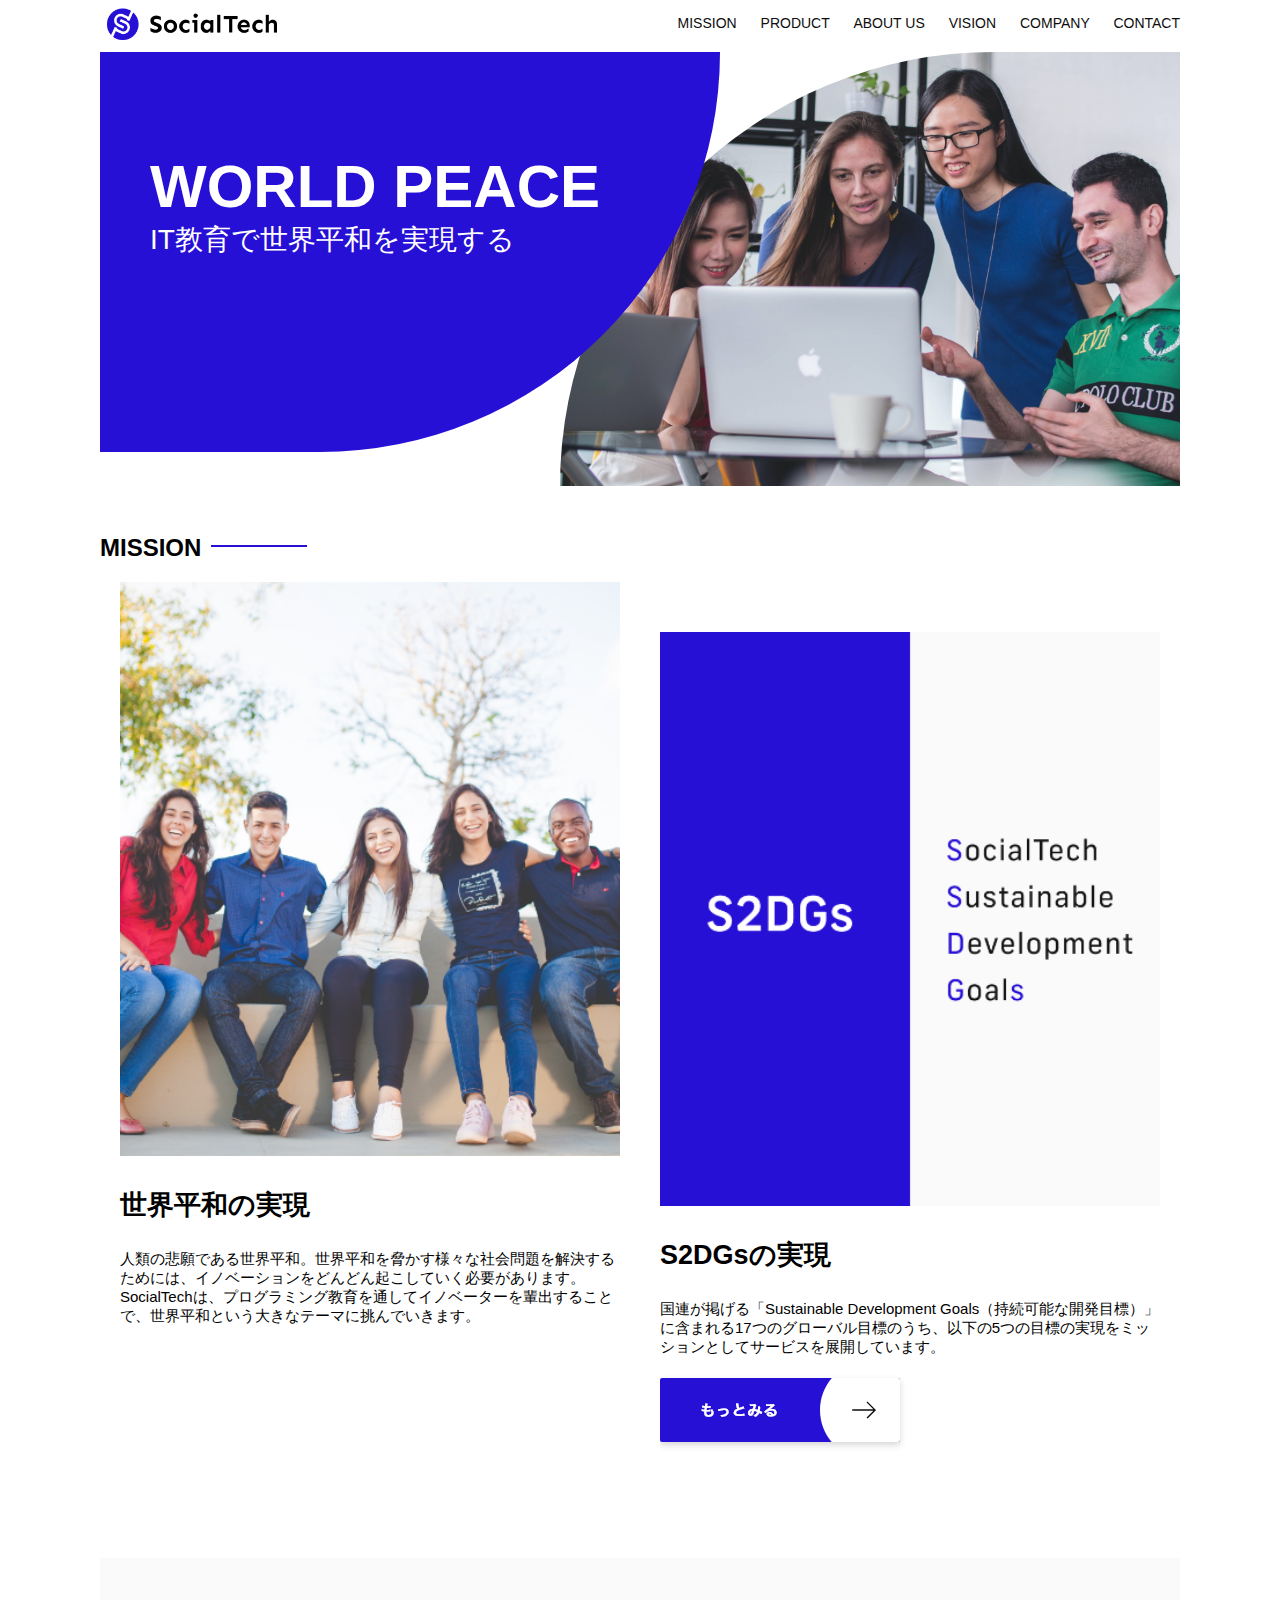
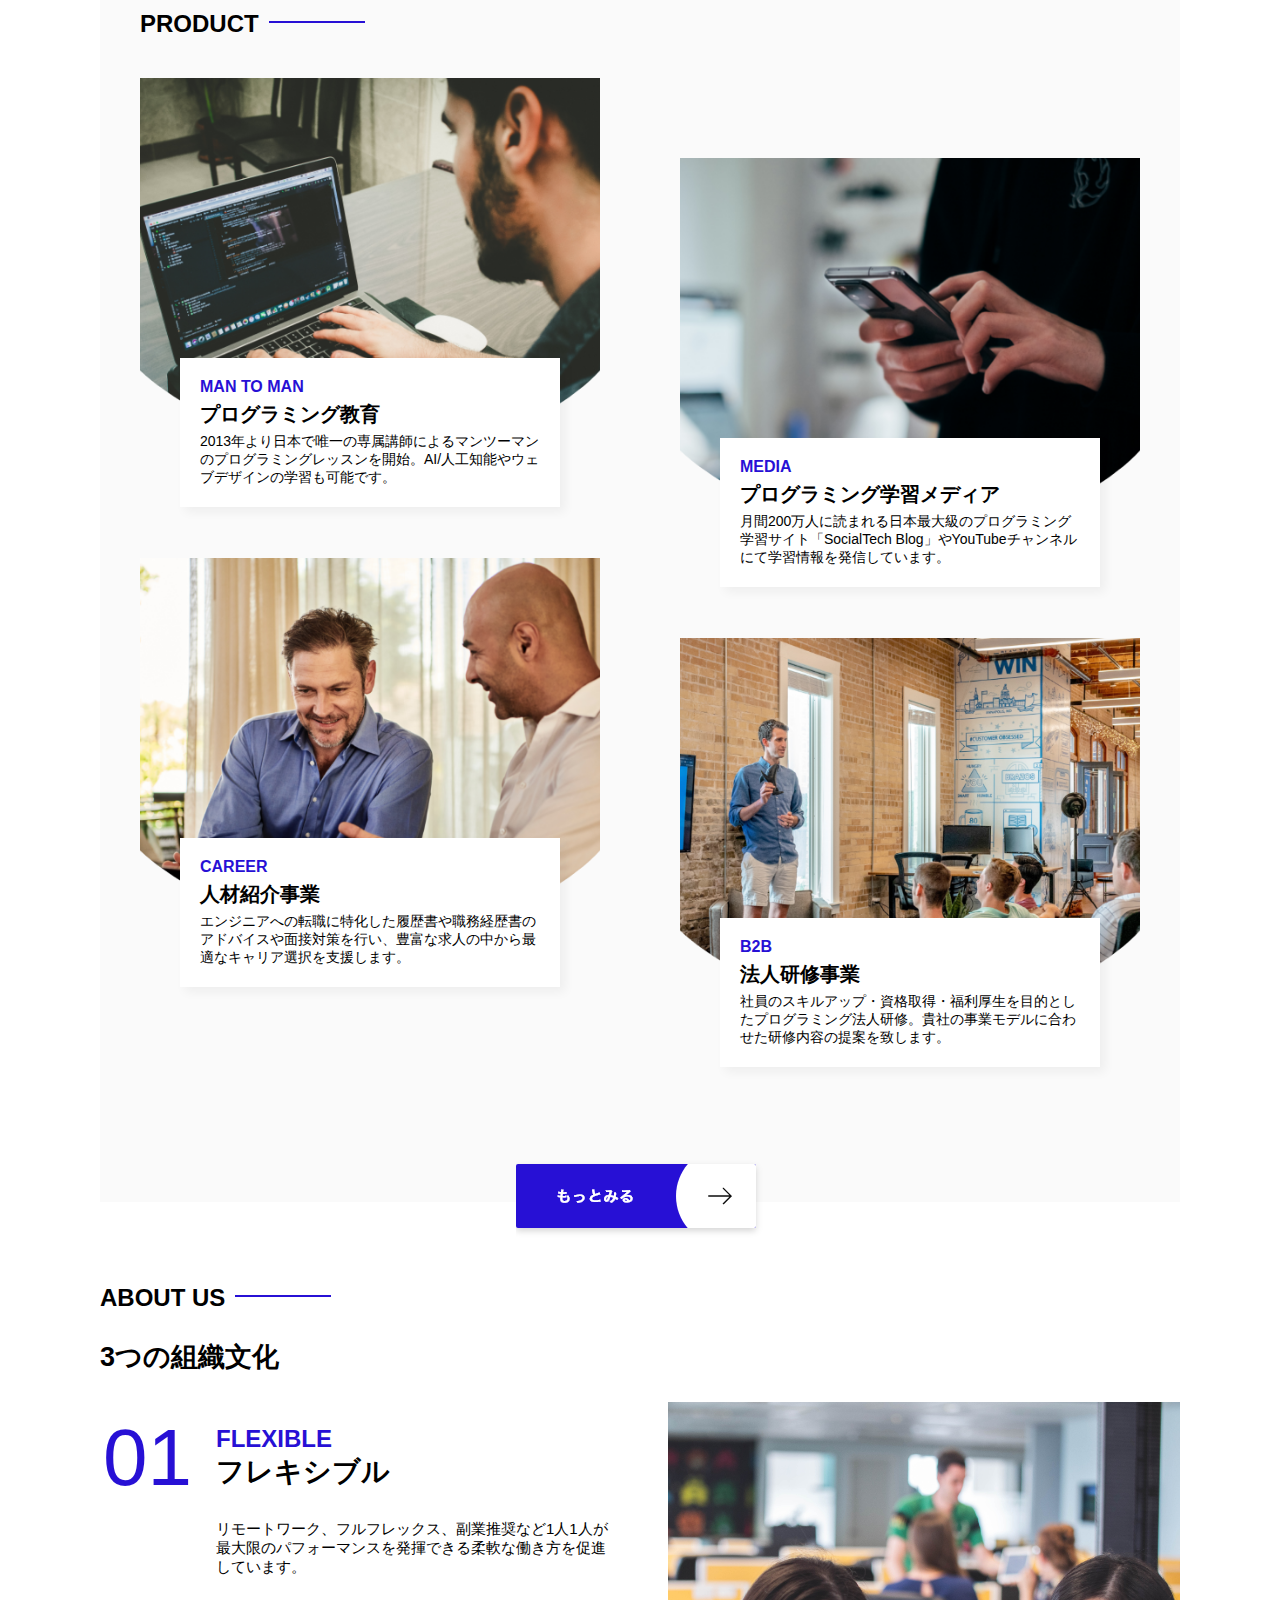
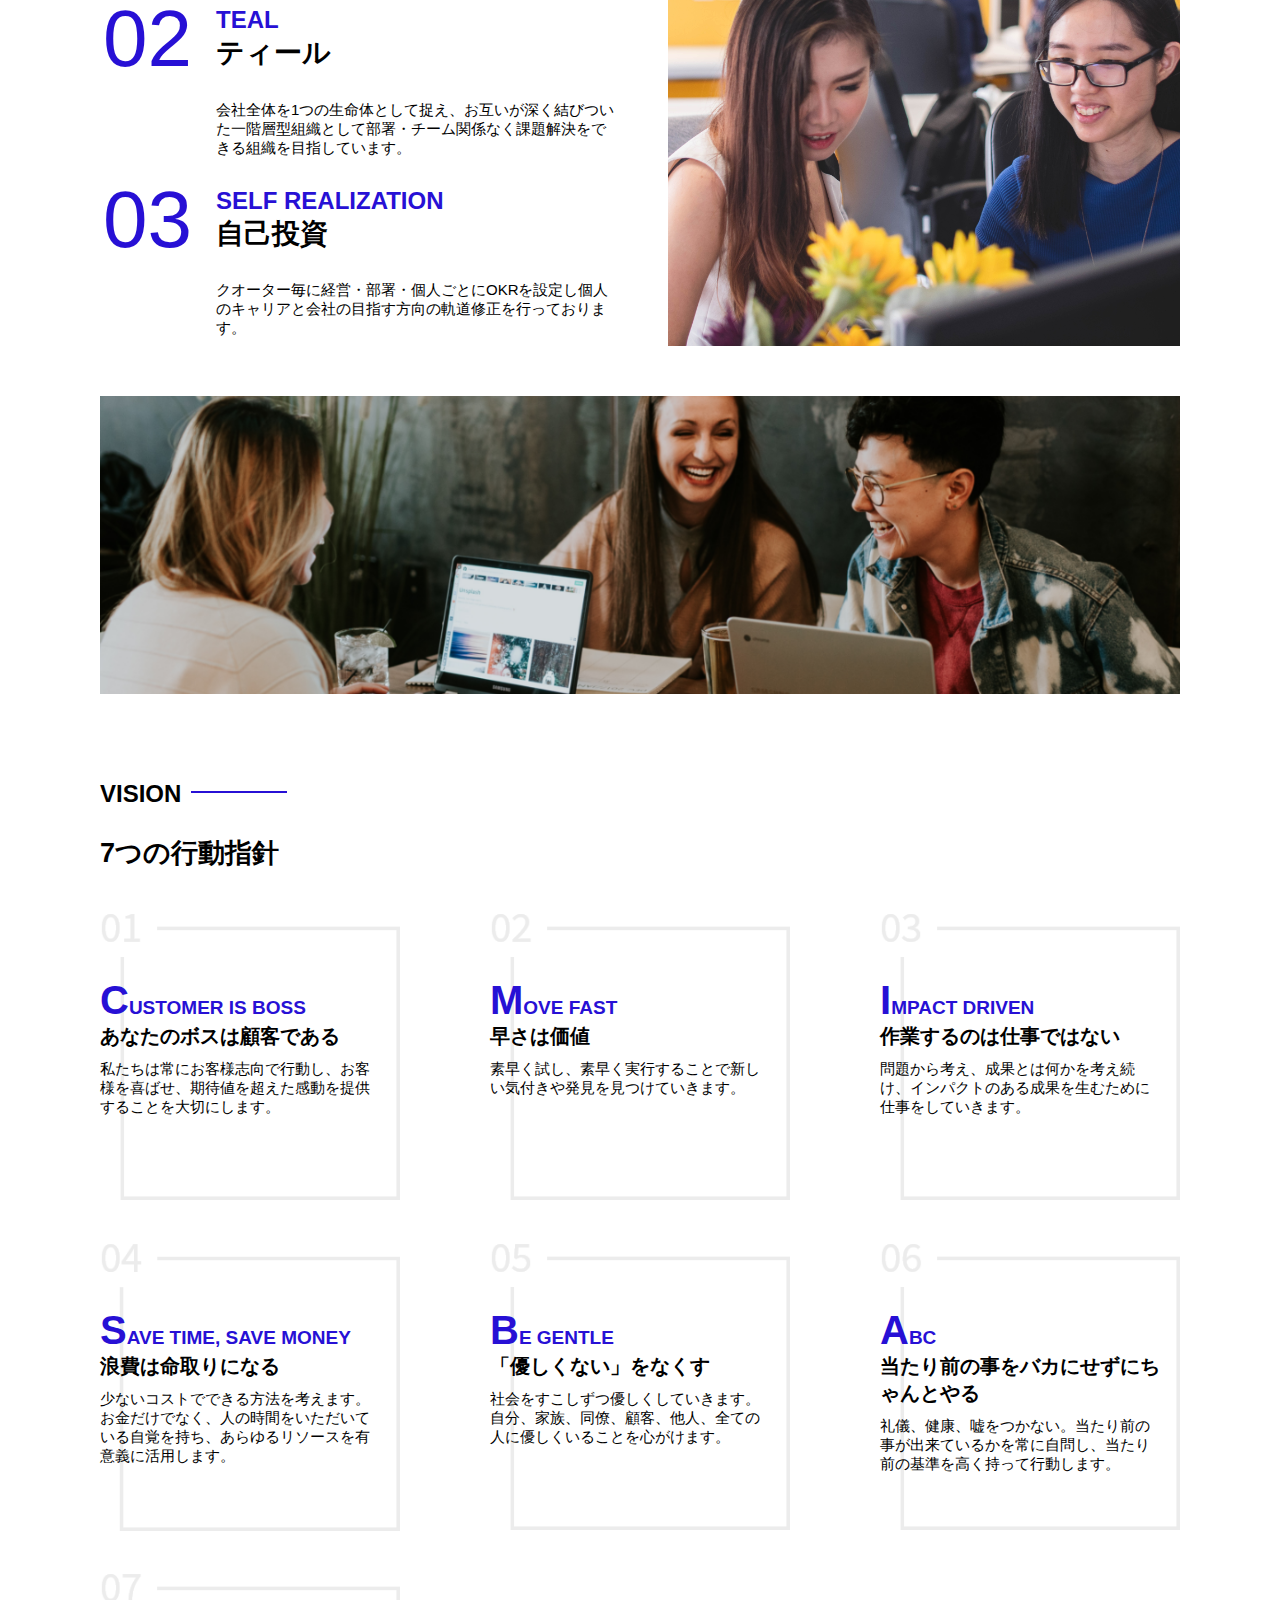
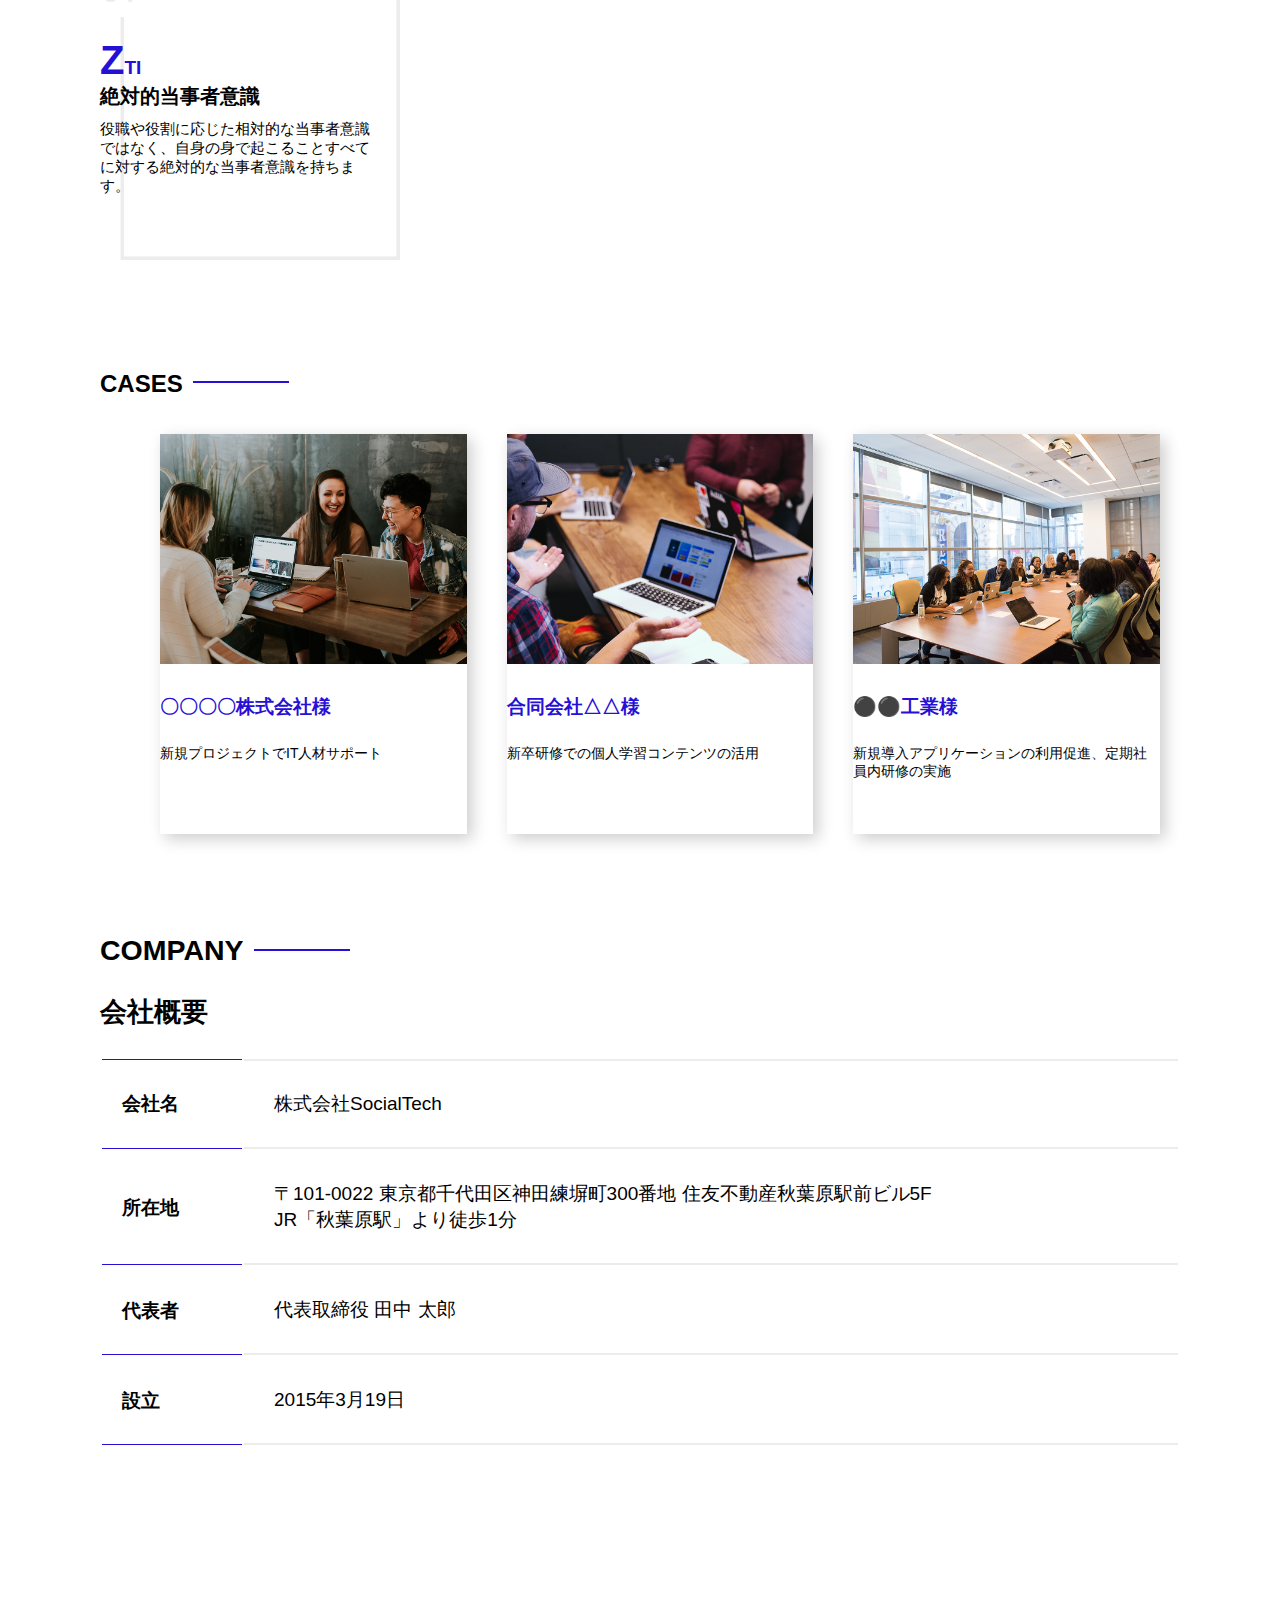
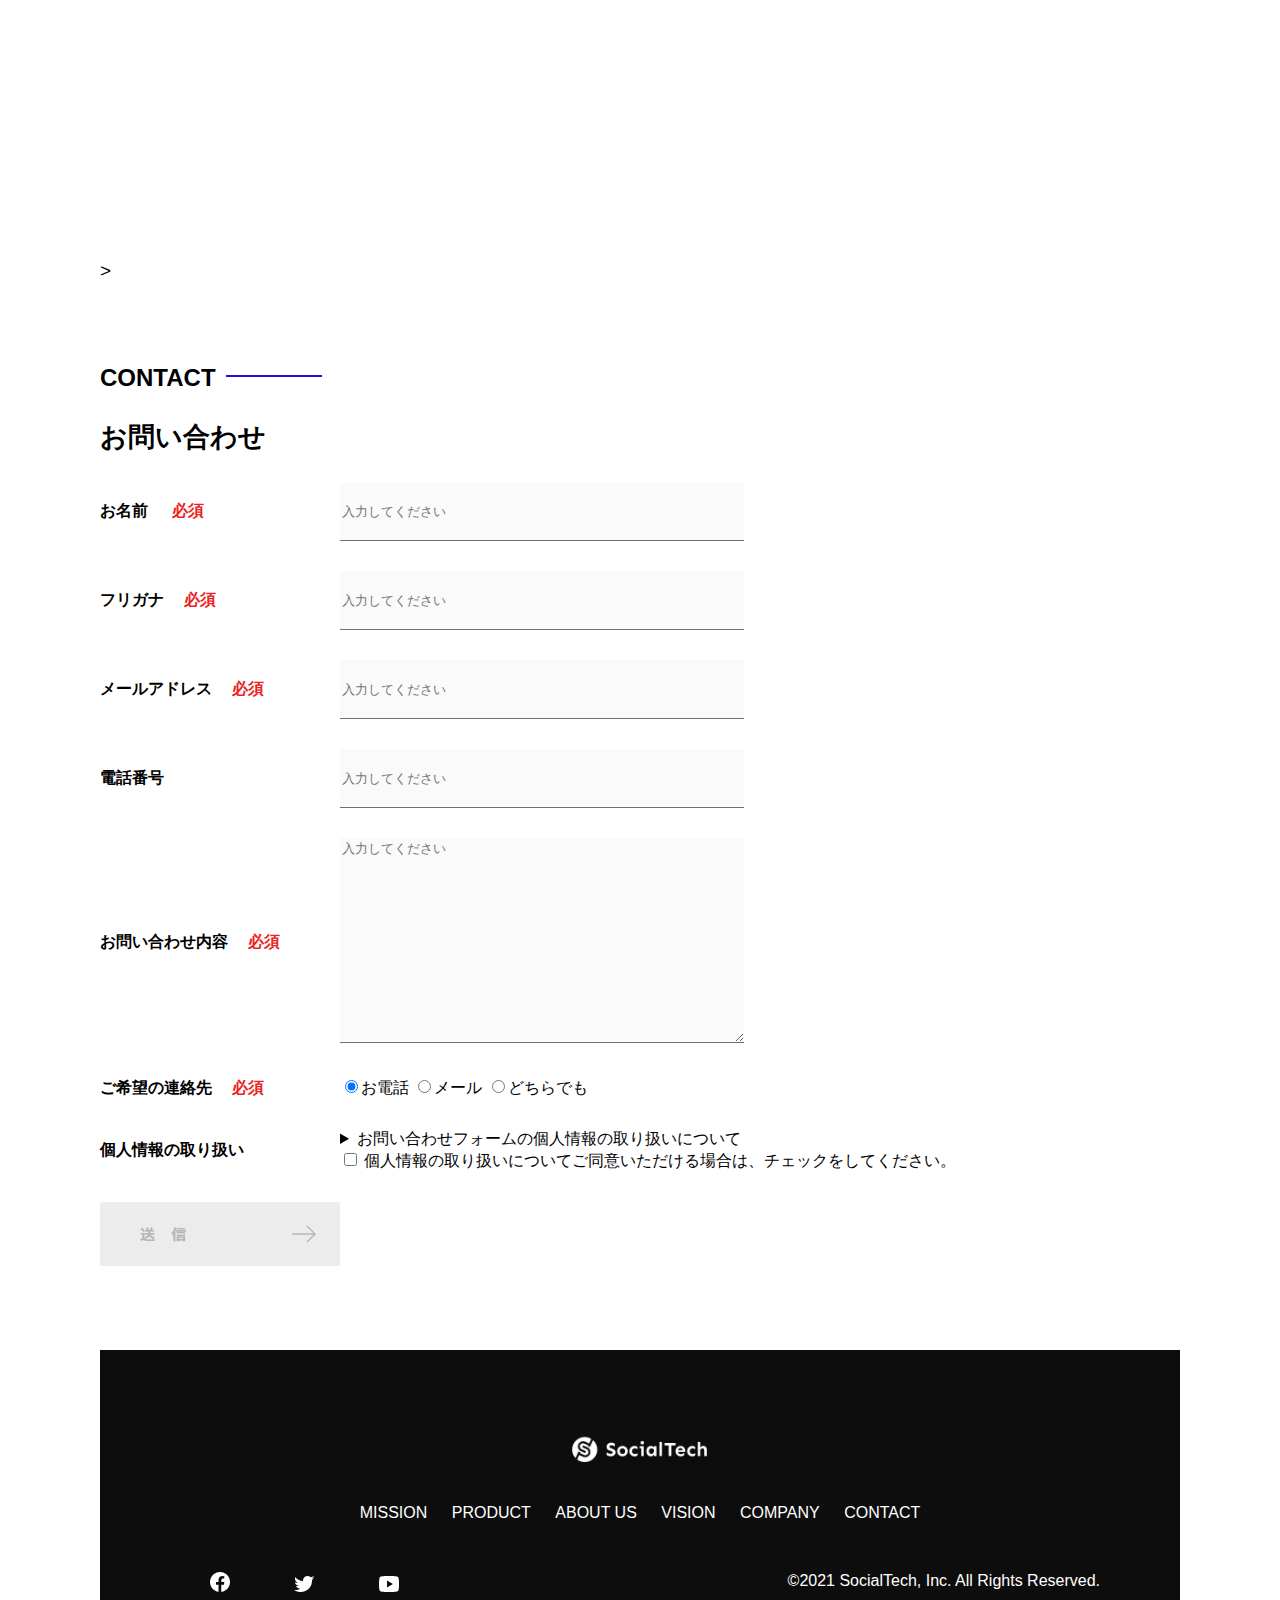
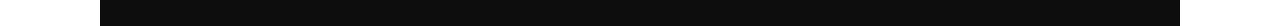
<file: kadai-tutorial_output/index.html>
<!DOCTYPE html>
<html>
    <head>
        <title>SocialTech</title>
        <meta charset="utf-8">
        <meta name="description" content="SocialTechはEdTech業界のリーディングカンパニーを目指します。">
        <meta name="viewport" content="width=device-width, initial-scale=1.0">
        <link rel="stylesheet" href="style.css">
    </head>
    <body>
        
        <header>
            <!-- ロゴ -->
            <a href="indew.html" id="logo"><img src="images/logo.png" alt="トップページに戻る"></a>

            <!-- PC用ナビゲーション -->
            <nav id="nav-pc">
                <a href="mission.html">MISSION</a>
                <a href="product.html">PRODUCT</a>
                <a href="index.html#aboutus">ABOUT US</a>
                <a href="index.html#vision">VISION</a>
                <a href="index.html#company">COMPANY</a>
                <a href="index.html#contact">CONTACT</a>
            </nav>
              <!-- スマホ用メニューボタン -->
             <img id="menu-sp" src="images/button-menu.png" alt="ナビゲーションを開く" onclick="document.getElementById('nav-sp').style.display = 'block'">
    
             <!-- スマホ用ナビゲーション -->
            <nav id="nav-sp">
                <img id="close" src="images/button-close.png" alt="ナビゲーションを閉じる" onclick="document.getElementById('nav-sp').style.display = 'none'">
                <a id="logo-sp" href="index.html" onclick="document.getElementById('nav-sp').style.display = 'none'"><img
                    src="images/logo-sp.png" alt="トップページに戻る"></a>
                <a class="menu" href="mission.html" onclick="document.getElementById('nav-sp').style.display = 'none'">MISSION</a>
                <a class="menu" href="product.html" onclick="document.getElementById('nav-sp').style.display = 'none'">PRODUCT</a>
                <a class="menu" href="index.html#aboutus" onclick="document.getElementById('nav-sp').style.display = 'none'">ABOUT
                  US</a>
                <a class="menu" href="index.html#vision"
                  onclick="document.getElementById('nav-sp').style.display = 'none'">VISION</a>
                <a class="menu" href="index.html#company"
                  onclick="document.getElementById('nav-sp').style.display = 'none'">COMPANY</a>
                <a class="menu" href="index.html#contact"
                  onclick="document.getElementById('nav-sp').style.display = 'none'">CONTACT</a>
                <div id="sns">
                    <a href="https://www.facebook.com/sejuku2013"><img src="images/button-facebook.png" alt="Facebookのリンク"></a>
                    <a href="https://twitter.com/samuraijuku"><img src="images/button-twitter.png" alt="Twitterのリンク"></a>
                    <a href="https://www.youtube.com/channel/UCCFOQO5aDK0xXam4cUQXT8g"><img src="images/button-youtube.png" alt="YouTubeのリンク"></a>
                </div>
            </nav>
  
        </header>

        <main>
            <article>
                    <!-- メインビジュアル -->
                <section id="main-visual">
                    <div id="main-message">
                        <h1>WORLD PEACE</h1>
                        <p>IT教育で世界平和を実現する</p>
                    </div>
                    <img src="images/index/index-main.png" alt="PCの周りに集まる多国籍の仲間たち">
                </section>
                    <!-- ミッション -->
                <section id="mission">
                    <h2 class="index-h2">MISSION</h2>
                    <div id="mission-flex">

                        <div>
                            <img id="mission-photo" src="images/index/index-mission.png" alt="屋外のベンチで写真を撮影する多国籍の仲間たち">
                            <h3>世界平和の実現</h3>
                            <p>人類の悲願である世界平和。世界平和を脅かす様々な社会問題を解決するためには、イノベーションをどんどん起こしていく必要があります。SocialTechは、プログラミング教育を通してイノベーターを輩出することで、世界平和という大きなテーマに挑んでいきます。</p>
                        </div>

                        <div>
                            <img id="s2dgs" src="images/index/s2dgs.png" alt="S2DGs">
                            <h3>S2DGsの実現</h3>
                            <p>国連が掲げる「Sustainable Development Goals（持続可能な開発目標）」に含まれる17つのグローバル目標のうち、以下の5つの目標の実現をミッションとしてサービスを展開しています。</p>
                            <a href="mission.html">
                                <img src="images/button-more.png" alt="もっとみる">
                            </a>
                        </div>

                    </div>
                </section>


                <!-- プロダクト -->


                <section id="product">
                        <h2 class="index-h2">PRODUCT</h2>
                        <div>
                            <!-- プロダクト左側 -->
                            <div id="product-left">
                                <div>
                                    <img class="product-photo" src="images/index/index-mantoman.png" alt="PCでコードを書く男性">
                                    <div class="product-explain">
                                        <span>MAN TO MAN</span>
                                        <h3>プログラミング教育</h3>
                                        <p>2013年より日本で唯一の専属講師によるマンツーマンのプログラミングレッスンを開始。AI/人工知能やウェブデザインの学習も可能です。</p>
                                    </div>
                                </div>

                                <div>
                                    <img class="product-photo" src="images/index/index-career.png" alt="笑顔で話し合う2人の男性">
                                    <div class="product-explain">
                                        <span>CAREER</span>
                                        <h3>人材紹介事業</h3>
                                        <p>エンジニアへの転職に特化した履歴書や職務経歴書のアドバイスや面接対策を行い、豊富な求人の中から最適なキャリア選択を支援します。</p>
                                    </div>
                                </div>
                            </div>
                            <!-- プロダクト右側 -->
                            <div id="product-right">

                                <div>
                                    <img class="product-photo" src="images/index/index-media.png" alt="スマートフォンを操作する人">
                                    <div class="product-explain">
                                        <span>MEDIA</span>
                                        <h3>プログラミング学習メディア</h3>
                                        <p>月間200万人に読まれる日本最大級のプログラミング学習サイト「SocialTech Blog」やYouTubeチャンネルにて学習情報を発信しています。</p>
                                    </div>
                                </div>

                                <div>
                                    <img class="product-photo" src="images/index/index-b2b.png" alt="講演中の男性とそれを聴く人々">
                                    <div class="product-explain">
                                        <span>B2B</span>
                                        <h3>法人研修事業</h3>
                                        <p>社員のスキルアップ・資格取得・福利厚生を目的としたプログラミング法人研修。貴社の事業モデルに合わせた研修内容の提案を致します。</p>
                                    </div>
                                </div>
                            </div>
                            
                        </div>

                        <div>
                            <a id="product-more" href="product.html">
                            <img src="images/button-more.png" alt="もっとみる">
                            </a>
                        </div>
                    
                </section>


                <!-- about us -->

                <section id="aboutus">

                    <h2 class="index-h2">ABOUT US</h2>
                    <h3>3つの組織文化</h3>

                    <div>
                        <table class="culture-table">
                            <tr>
                                <td>
                                    <span class="culture-num">01</span>
                                </td>
                                <td>
                                    <span class="culture-en">FLEXIBLE</span>
                                    <span class="culture-jp">フレキシブル</span>
                                </td>
                            </tr>
                            <tr>    
                                <td>
                                    <!-- 空のセル -->
                                </td>    
                                <td>
                                    <p class="culture-description">
                                        リモートワーク、フルフレックス、副業推奨など1人1人が最大限のパフォーマンスを発揮できる柔軟な働き方を促進しています。
                                    </p>
                                </td>
                            </tr>

                            <tr>
                                <td>
                                    <span class="culture-num">02</span>
                                </td>
                                <td>
                                    <span class="culture-en">TEAL</span>
                                    <span class="culture-jp">ティール</span>
                                </td>
                            </tr>
                            <tr>
                                <td>
                                    <!-- 空のセル -->
                                </td>                                       
                                <td>
                                    <p class="culture-description">
                                        会社全体を1つの生命体として捉え、お互いが深く結びついた一階層型組織として部署・チーム関係なく課題解決をできる組織を目指しています。
                                    </p>
                                </td>
                            </tr>

                            <tr>
                                <td>
                                    <span class="culture-num">03</span>
                                </td>
                                <td>
                                    <span class="culture-en">SELF REALIZATION</span>
                                    <span class="culture-jp">自己投資</span>
                                </td>
                            </tr>
                            <tr>
                                <td>    
                                    <!-- 空のセル -->
                                </td>
                                <td>
                                    <p class="culture-description">
                                        クオーター毎に経営・部署・個人ごとにOKRを設定し個人のキャリアと会社の目指す方向の軌道修正を行っております。
                                    </p>
                                </td>
                            </tr>

                        </table>
                        <img class="culture-img" src="images/index/index-aboutus1.png" alt="笑顔で話し合う2人の女性">
                    </div>
                    <img class="culture-img2" src="images/index/index-aboutus2.png" alt="笑顔で話し合う3人の男女">

                </section>


                <!-- vision -->


                <section id="vision">
                    <h2 class="index-h2">VISION</h2>
                    <h3>7つの行動指針</h3>

                    <div>
                        <div class="vision-box">
                            <img src="images/index/vision-01.png" alt="01">
                            <span>
                                <h4>CUSTOMER IS BOSS</h4>
                                <h5>あなたのボスは顧客である</h5>
                                <p>私たちは常にお客様志向で行動し、お客様を喜ばせ、期待値を超えた感動を提供することを大切にします。</p>
                              </span>
                        </div>
                        <div class="vision-box">
                            <img src="images/index/vision-02.png" alt="02">
                            <span>
                              <h4>MOVE FAST</h4>
                              <h5>早さは価値</h5>
                              <p>素早く試し、素早く実行することで新しい気付きや発見を見つけていきます。</p>
                            </span>
                        </div>
                         <div class="vision-box">
                            <img src="images/index/vision-03.png" alt="03">
                            <span>
                              <h4>IMPACT DRIVEN</h4>
                              <h5>作業するのは仕事ではない</h5>
                              <p>問題から考え、成果とは何かを考え続け、インパクトのある成果を生むために仕事をしていきます。</p>
                            </span>
                        </div>
                        <div class="vision-box">
                            <img src="images/index/vision-04.png" alt="04">
                            <span>
                              <h4>SAVE TIME, SAVE MONEY</h4>
                              <h5>浪費は命取りになる</h5>
                              <p>少ないコストでできる方法を考えます。お金だけでなく、人の時間をいただいている自覚を持ち、あらゆるリソースを有意義に活用します。</p>
                            </span>
                        </div>
                        <div class="vision-box">
                            <img src="images/index/vision-05.png" alt="05">
                            <span>
                              <h4>BE GENTLE</h4>
                              <h5>「優しくない」をなくす</h5>
                              <p>社会をすこしずつ優しくしていきます。自分、家族、同僚、顧客、他人、全ての人に優しくいることを心がけます。</p>
                            </span>
                        </div>
                        <div class="vision-box">
                            <img src="images/index/vision-06.png" alt="06">
                            <span>
                              <h4>ABC</h4>
                              <h5>当たり前の事をバカにせずにちゃんとやる</h5>
                              <p>礼儀、健康、嘘をつかない。当たり前の事が出来ているかを常に自問し、当たり前の基準を高く持って行動します。</p>
                            </span>
                        </div>
                        <div class="vision-box">
                            <img src="images/index/vision-07.png" alt="07">
                            <span>
                              <h4>ZTI</h4>
                              <h5>絶対的当事者意識</h5>
                              <p>役職や役割に応じた相対的な当事者意識ではなく、自身の身で起こることすべてに対する絶対的な当事者意識を持ちます。</p>
                            </span>
                        </div>

                    </div>

                </section>


                <!-- cases -->

                <section id="cases">
                    <h2 class="index-h2">CASES</h2>
                    <ul>
                        <li class="case-card">
                            <img class="case-img" src="images/index/case-1.png" alt="pcを見てる3人">
                            <div class="case-infor">
                                <h4 class="case-name">〇〇〇〇株式会社様</h4>
                                <div>
                                   <p class="case-content">新規プロジェクトでIT人材サポート</p> 
                                </div>
                            </div>
                        </li>
                        <li class="case-card">
                            <img class="case-img" src="images/index/case-2.png" alt="机の上にpc3代">
                            <div class="case-infor">
                                <h4 class="case-name">合同会社△△様</h4>
                                <div>
                                    <p class="case-content">新卒研修での個人学習コンテンツの活用</p>
                                </div>
                            </div>
                        </li>
                        <li class="case-card">
                            <img class="case-img" src="images/index/case-3.png" alt="大勢会議">
                            <div class="case-infor">
                                <h4 class="case-name">⚫️⚫️工業様</h4>
                                <div>
                                    <p class="case-content">新規導入アプリケーションの利用促進、定期社員内研修の実施</p>
                                </div>
                            </div>
                        </li>
                    </ul>
                </section>

                <!-- company -->


                <section id="company">
                    <h2 class="index-h2">COMPANY</h2>
                    <h3>会社概要</h3>

                    <table id="company-table">
                        <tr>
                            <th class="tableheader-first">会社名</th>
                            <td class="cell-first">株式会社SocialTech</td>
                          </tr>
                          <tr>
                            <th class="tableheader">所在地</th>
                            <td class="cell">〒101-0022 東京都千代田区神田練塀町300番地 住友不動産秋葉原駅前ビル5F<br>JR「秋葉原駅」より徒歩1分</td>
                          </tr>
                          <tr>
                            <th class="tableheader">代表者</th>
                            <td class="cell">代表取締役 田中 太郎</td>
                          </tr>
                          <tr>
                            <th class="tableheader">設立</th>
                            <td class="cell">2015年3月19日</td>
                          </tr>
                    </table>

                    <iframe 
                    src="https://www.google.com/maps/embed?pb=!1m17!1m12!1m3!1d3240.070732473715!2d139.77211907578845!3d35.69987697258125!2m3!1f0!2f0!3f0!3m2!1i1024!2i768!4f13.1!3m2!1m1!2zMzXCsDQxJzU5LjYiTiAxMznCsDQ2JzI4LjkiRQ!5e0!3m2!1sja!2sjp!4v1716104878783!5m2!1sja!2sjp" width="600" height="450" 
                    style="border:0;" allowfullscreen="" loading="lazy" referrerpolicy="no-referrer-when-downgrade">
                    </iframe>>
                </section>


                <!-- contact -->

                <section id="contact">
                    <h2 class="index-h2">CONTACT</h2>
                    <h3>お問い合わせ</h3>
                    <form>

                        <div>
                            <div class="contact-heading">
                                <label class="contact-label">お名前 <span class="contact-span">必須</span></label>
                            </div>
                            <div>
                                <input type="text" name="name" placeholder="入力してください" class="contact-textbox">
                            </div>
                        </div>
                        <div>
                            <div class="contact-heading">
                                <label class="contact-label">フリガナ<span class="contact-span">必須</span></label>
                            </div>
                            <div>
                                <input type="text" name="hurigana" placeholder="入力してください" class="contact-textbox">
                            </div>
                        </div>
                        <div>
                            <div class="contact-heading">
                                <label class="contact-label">メールアドレス<span class="contact-span">必須</span></label>
                            </div>
                            <div>
                                <input type="text" name="email" placeholder="入力してください" class="contact-textbox">
                            </div>
                        </div>
                        <div>
                            <div class="contact-heading">
                                <label class="contact-label">電話番号</label>
                            </div>
                            <div>
                                <input type="text" name="tel" placeholder="入力してください" class="contact-textbox">
                            </div>
                        </div>
                        <div>
                            <div class="contact-heading">
                              <label class="contact-label">お問い合わせ内容<span class="contact-span">必須</span></label>
                            </div>
                            <div>
                              <textarea class="contact-textarea" placeholder="入力してください" name="message"></textarea>
                            </div>
                        </div>
                        <div>
                            <div class="contact-heading">
                              <label class="contact-label">ご希望の連絡先<span class="contact-span">必須</span></label>
                            </div>
                            <div>
                                <input class="radiobutton" type="radio" value="tel" name="contact" checked><label>お電話</label>
                                <input class="radiobutton" type="radio" value="mail" name="contact"><label>メール</label>
                                <input class="radiobutton" type="radio" value="both" name="contact"><label>どちらでも</label>
                            </div>
                        </div>  
                        <div>
                            <div class="contact-heading">
                              <label class="contact-label">個人情報の取り扱い</label>
                            </div>
                            <div>
                              <details>
                                    <summary>お問い合わせフォームの個人情報の取り扱いについて</summary>
                                    <div>
                                    <span>１．組織の名称又は氏名</span><br>
                                    株式会社SocialTech<br><br>
                                    <span>２．個人情報保護管理者（若しくはその代理人）の氏名又は職名、所属及び連絡先
                                        鈴木 一郎 コーポレート部</span><br>
                                    メールアドレス:samurai@example.com<br>
                                    TEL:03-1234-5678<br>
                                    <span>３．個人情報の利用目的</span><br>
                                    ・本サービス及び本サービスに関連する情報の提供又はそれらに関する連絡のため<br>
                                    ・ユーザーの本人確認のため<br>
                                    ・当社サービスのご案内のため<br>
                                    ・当社の商品等の広告または宣伝（電子メールによるものを含むものとします。）<br><br>
                                    <span>４．個人情報の取り扱い業務の委託</span><br>
                                    個人情報の取扱業務の全部または一部を外部に業務委託する場合があります。<br>
                                    その際、弊社は、個人情報を適切に保護できる管理体制を敷き実行していることを条件として<br>
                                    委託先を厳選したうえで、機密保持契約を委託先と締結し、お客様の個人情報を厳密に管理させます。<br><br>
                                    <span>５．個人情報の開示等の請求</span><br>
                                    お客様は、弊社に対してご自身の個人情報の開示等（利用目的の通知、開示、内容の訂正・追加・削除、利用の停止または消去、第三者への提供の停止）に関して、当社問合わせ窓口に申し出ることができます。<br>
                                    その際、弊社はお客様ご本人を確認させていただいたうえで、合理的な期間内に対応いたします。<br><br>
                                    なお、個人情報に関する弊社問合わせ先は、次の通りです。<br><br>
                                    株式会社SocialTech 個人情報問合せ窓口<br>
                                    〒101-0022 東京都千代田区神田練塀町300番地 住友不動産秋葉原駅前ビル5F<br>
                                    メールアドレス:samurai@example.com TEL:03-1234-5678<br><br>
                                    <span>６．個人情報を提供されることの任意性について</span><br><br>
                                    お客様がご自身の個人情報を弊社に提供されるか否かは、お客様のご判断によりますが、もしご提供されない場合には、適切なサービスが提供できない場合がありますので予めご了承ください。
                                    </div>
                              </details>
                              <input type="checkbox" name="agree">
                              <span>個人情報の取り扱いについてご同意いただける場合は、チェックをしてください。</span>
                            </div>
                        </div>
                        <input type="image" src="images/button-submit.png" alt="送信する">
                        
                    </form>


                </section>
            </article>

            <!-- フッター -->

            <footer>

                <div id="footer-logo">
                    <img src="images/logo-sp.png" alt="SocialTech">
                </div>
                <div id="footer-link">
                    <a href="mission.html">MISSION</a>
                    <a href="product.html">PRODUCT</a>
                    <a href="index.html#aboutus">ABOUT US</a>
                    <a href="index.html#vision">VISION</a>
                    <a href="index.html#company">COMPANY</a>
                    <a href="index.html#contact">CONTACT</a>
                </div>
                <div id="sns-footer">
                    <a href="https://www.facebook.com/sejuku2013"><img src="images/button-facebook.png" alt="Facebookのリンク"></a>
                    <a href="https://twitter.com/samuraijuku"><img src="images/button-twitter.png" alt="Twitterのリンク"></a>
                    <a href="https://www.youtube.com/channel/UCCFOQO5aDK0xXam4cUQXT8g"><img src="images/button-youtube.png" alt="YouTubeのリンク"></a>
                    <span id="copyright">&copy;2021 SocialTech, Inc. All Rights Reserved. </span>
                </div> 

            </footer>

        </main>

    </body>
</html>
</file>
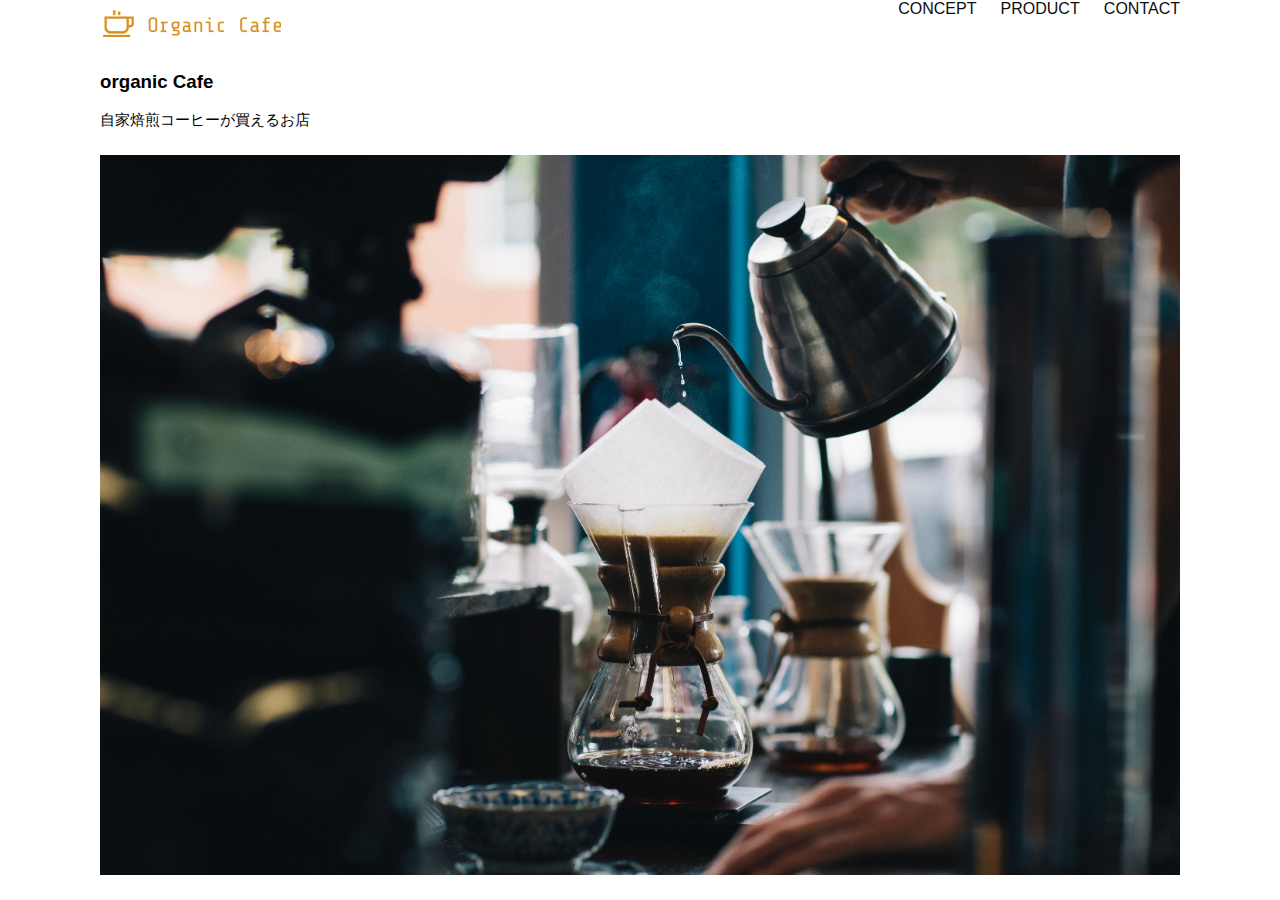
<file: kadai_013/index.html>
<!DOCTYPE html>
<html>
    <head>
        <meta charset="UTF-8">
        <meta name="viewport" content="width=device-width, initial-scale=1.0">
        <meta name="description" content="ハンバーガー課題です。">
        <title>ハンバーガー課題</title>
        <link rel="stylesheet" href="style.css">
    </head>
    <body>

        <!-- ヘッダー -->
        <header>
            <!-- ロゴ -->
            <a href="index.html" id="logo"><img src="images/logo.png" alt="トップページに戻る"></a>

            <!-- PC用ナビゲーション -->
            <nav id="nav-pc">
            <a href="index.html#concept">CONCEPT</a>
            <a href="index.html#product">PRODUCT</a> <!-- 製品 -->
            <a href="index.html#contact">CONTACT</a>
            </nav>
            <!-- スマホ用メニューボタン -->
            <img id="menu-sp" src="images/button-menu.png" alt="ナビゲーションを開く" onclick="document.getElementById('nav-sp').style.display = 'block'">

            <!-- スマホ用ナビゲーション -->
            <nav id="nav-sp">
                <img id="close" src="images/button-close.png" alt="ナビゲーションを閉じる" onclick="document.getElementById('nav-sp').style.display = 'none'">
                <a id="logo-sp" href="index.html" onclick="document.getElementById('nav-sp').style.display = 'none'"><img
                    src="images/logo-sp.png" alt="トップページに戻る"></a>
                <a class="menu" href="index.html#concept"
                onclick="document.getElementById('nav-sp').style.display = 'none'">CONCEPT</a>
                <a class="menu" href="index.html#product"
                onclick="document.getElementById('nav-sp').style.display = 'none'">PRODUCT</a>
                <a class="menu" href="index.html#contact"
                onclick="document.getElementById('nav-sp').style.display = 'none'">CONTACT</a>
                </nav>
        </header>

        <main>
            <article>
                <section id="concept">
                    <h3>organic Cafe</h3>
                    <div id="main-message">
                        <p>自家焙煎コーヒーが買えるお店</p>
                    </div>
                    <img id="main-jpg" src="images/main-image.jpg" alt="コーヒー注いでる写真">
                </section>
            </article>
        </main>
        

    </body>
</html>
</file>
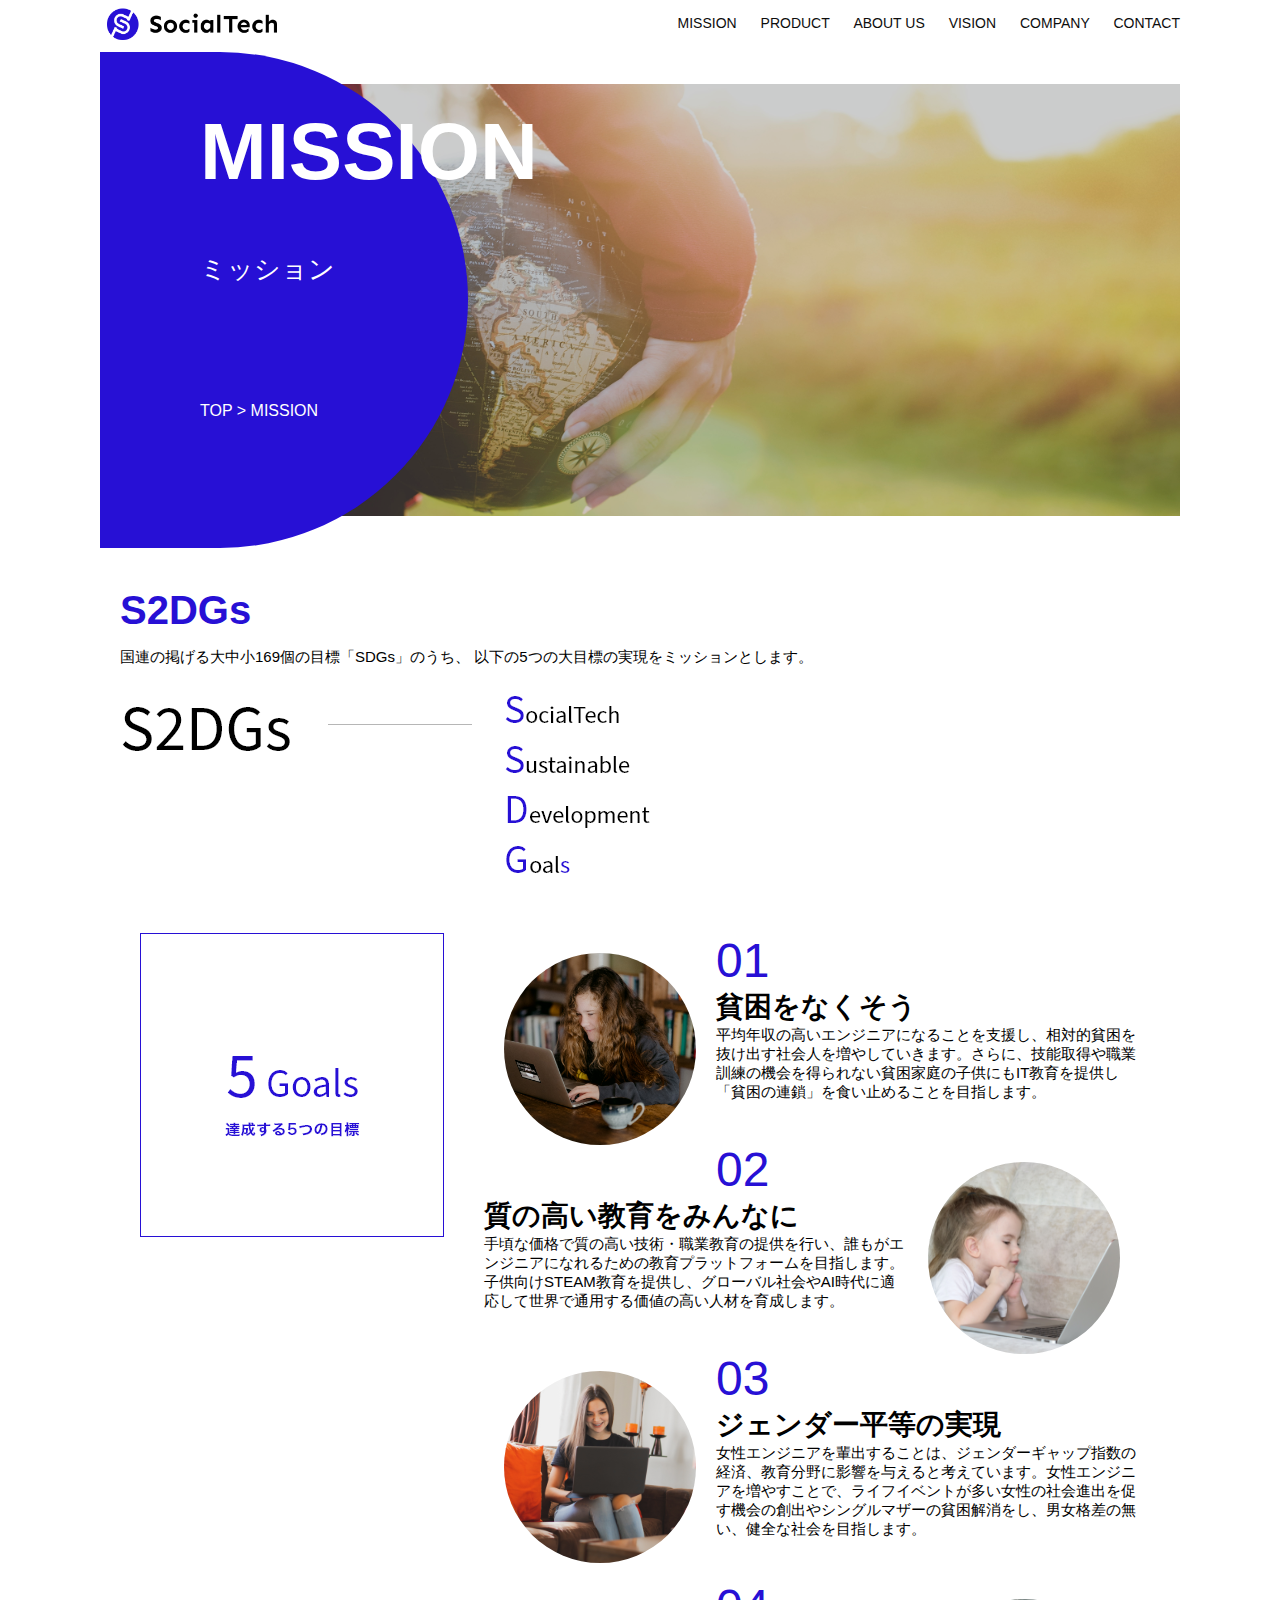
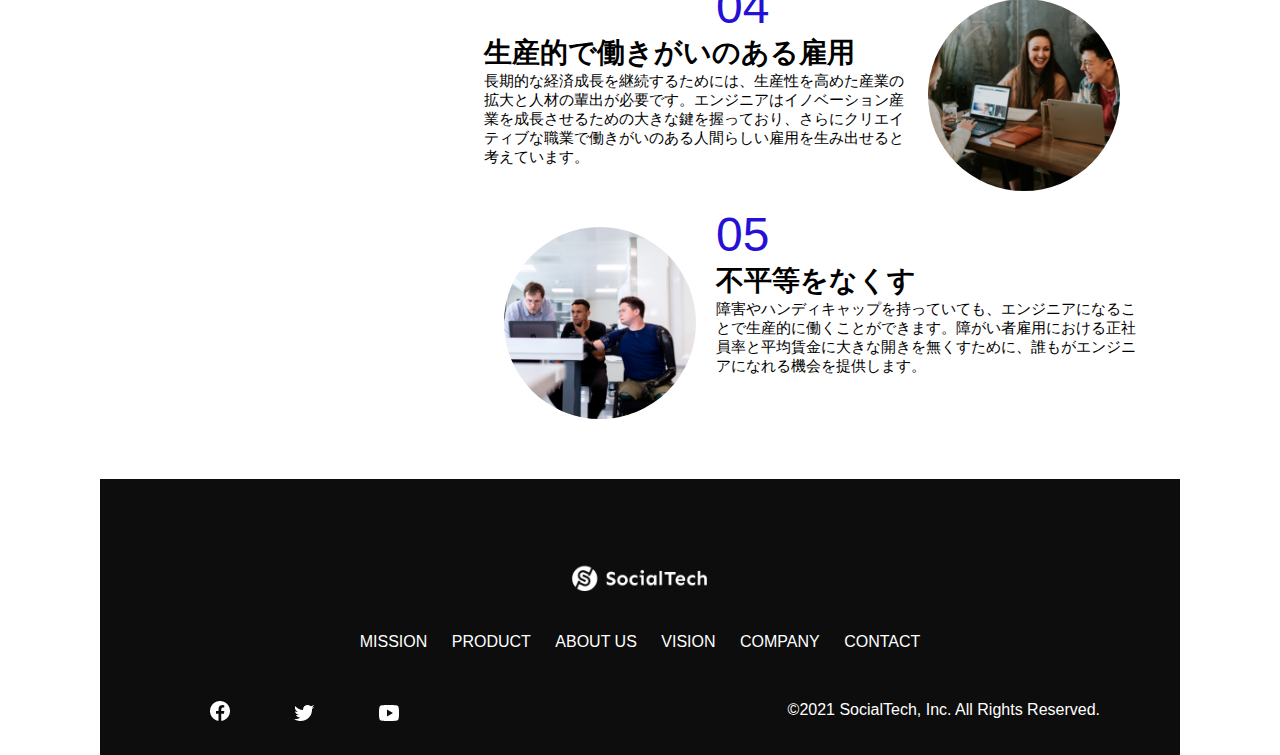
<file: kadai-tutorial_output/mission.html>
<!DOCTYPE html>
<html lang="en">
    <head>
        <title>SocialTech - MISSION ミッション </title>
        <meta charset="UTF-8">
        <meta name="description" content="SocialTechが目指す5つの目標（S2DGs）を紹介します">
        <meta name="viewport" content="width=device-width, initial-scale=1.0">
        <link rel="stylesheet" href="style.css">
    </head>
    <body>
        <header>
            <!-- ロゴ -->
            <a href="indew.html" id="logo"><img src="images/logo.png" alt="トップページに戻る"></a>

            <!-- PC用ナビゲーション -->
            <nav id="nav-pc">
                <a href="mission.html">MISSION</a>
                <a href="product.html">PRODUCT</a>
                <a href="index.html#aboutus">ABOUT US</a>
                <a href="index.html#vision">VISION</a>
                <a href="index.html#company">COMPANY</a>
                <a href="index.html#contact">CONTACT</a>
            </nav>
              <!-- スマホ用メニューボタン -->
             <img id="menu-sp" src="images/button-menu.png" alt="ナビゲーションを開く" onclick="document.getElementById('nav-sp').style.display = 'block'">
    
             <!-- スマホ用ナビゲーション -->
            <nav id="nav-sp">
                <img id="close" src="images/button-close.png" alt="ナビゲーションを閉じる" onclick="document.getElementById('nav-sp').style.display = 'none'">
                <a id="logo-sp" href="index.html" onclick="document.getElementById('nav-sp').style.display = 'none'"><img
                    src="images/logo-sp.png" alt="トップページに戻る"></a>
                <a class="menu" href="mission.html" onclick="document.getElementById('nav-sp').style.display = 'none'">MISSION</a>
                <a class="menu" href="product.html" onclick="document.getElementById('nav-sp').style.display = 'none'">PRODUCT</a>
                <a class="menu" href="index.html#aboutus" onclick="document.getElementById('nav-sp').style.display = 'none'">ABOUT
                  US</a>
                <a class="menu" href="index.html#vision"
                  onclick="document.getElementById('nav-sp').style.display = 'none'">VISION</a>
                <a class="menu" href="index.html#company"
                  onclick="document.getElementById('nav-sp').style.display = 'none'">COMPANY</a>
                <a class="menu" href="index.html#contact"
                  onclick="document.getElementById('nav-sp').style.display = 'none'">CONTACT</a>
                <div id="sns">
                    <a href="https://www.facebook.com/sejuku2013"><img src="images/button-facebook.png" alt="Facebookのリンク"></a>
                    <a href="https://twitter.com/samuraijuku"><img src="images/button-twitter.png" alt="Twitterのリンク"></a>
                    <a href="https://www.youtube.com/channel/UCCFOQO5aDK0xXam4cUQXT8g"><img src="images/button-youtube.png" alt="YouTubeのリンク"></a>
                </div>
            </nav>
  
        </header>
        <main>
            <article>

                    <!-- メインビジュアル -->
                <section id="mission-main">
                    <div id="mission-title">
                        <h1>MISSION</h1>
                        <span>ミッション</span>
                        <div>
                            TOP > MISSION
                        </div>
                    </div>
                </section>

                <!-- S2DGs -->
                <section id="mission-s2dgs">
                    <h2 class="mission-h2">S2DGs</h2>
                    <p>国連の掲げる大中小169個の目標「SDGs」のうち、
                        以下の5つの大目標の実現をミッションとします。</p>
                    <img src="images/mission/mission-s2dgs.png" alt="S2DGs">
                </section>

                <!-- 5Goals -->
                <section id="mission-5goals">
                    <div>
                        <img id="s2dgs-image" src="images/mission/mission-5goals.png" alt="5Goals">
                    </div>
                    <div>
                        <div>
                            <img class="fivegoals-image-left" src="images/mission/mission-5goals01.png" alt="PCを操作する女の子">
                            <span class="fivegoals-number">01</span>
                            <h3 class="fivegoals-h3">貧困をなくそう</h3>
                            <p class="fivegoals-p">
                            平均年収の高いエンジニアになることを支援し、相対的貧困を抜け出す社会人を増やしていきます。さらに、技能取得や職業訓練の機会を得られない貧困家庭の子供にもIT教育を提供し「貧困の連鎖」を食い止めることを目指します。
                            </p>
                        </div>
                
                        <div>
                            <img class="fivegoals-image-right" src="images/mission/mission-5goals02.png" alt="PCを見つめる小さい女の子">
                            <span class="fivegoals-number">02</span>
                            <h3 class="fivegoals-h3">質の高い教育をみんなに</h3>
                            <p class="fivegoals-p">
                            手頃な価格で質の高い技術・職業教育の提供を行い、誰もがエンジニアになれるための教育プラットフォームを目指します。子供向けSTEAM教育を提供し、グローバル社会やAI時代に適応して世界で通用する価値の高い人材を育成します。
                            </p>
                        </div>
                
                        <div>
                            <img class="fivegoals-image-left" src="images/mission/mission-5goals03.png" alt="PCを操作する女性">
                            <span class="fivegoals-number">03</span>
                            <h3 class="fivegoals-h3">ジェンダー平等の実現</h3>
                            <p class="fivegoals-p">
                            女性エンジニアを輩出することは、ジェンダーギャップ指数の経済、教育分野に影響を与えると考えています。女性エンジニアを増やすことで、ライフイベントが多い女性の社会進出を促す機会の創出やシングルマザーの貧困解消をし、男女格差の無い、健全な社会を目指します。
                            </p>
                        </div>
                
                        <div>
                            <img class="fivegoals-image-right" src="images/mission/mission-5goals04.png" alt="笑顔で話し合う3人の男女">
                            <span class="fivegoals-number">04</span>
                            <h3 class="fivegoals-h3">生産的で働きがいのある雇用</h3>
                            <p class="fivegoals-p">
                            長期的な経済成長を継続するためには、生産性を高めた産業の拡大と人材の輩出が必要です。エンジニアはイノベーション産業を成長させるための大きな鍵を握っており、さらにクリエイティブな職業で働きがいのある人間らしい雇用を生み出せると考えています。
                            </p>
                        </div>
                
                        <div>
                            <img class="fivegoals-image-left" src="images/mission/mission-5goals05.png" alt="障害を持つ男性が生き生きと働く様子">
                            <span class="fivegoals-number">05</span>
                            <h3 class="fivegoals-h3">不平等をなくす</h3>
                            <p class="fivegoals-p">
                            障害やハンディキャップを持っていても、エンジニアになることで生産的に働くことができます。障がい者雇用における正社員率と平均賃金に大きな開きを無くすために、誰もがエンジニアになれる機会を提供します。
                            </p>
                        </div>
                    </div>    
                </section>

            </article>
            <footer>
                <div id="footer-logo">
                  <img src="images/logo-sp.png" alt="SocialTech">
                </div>
                <div id="footer-link">
                  <a href="mission.html">MISSION</a>
                  <a href="product.html">PRODUCT</a>
                  <a href="index.html#aboutus">ABOUT US</a>
                  <a href="index.html#vision">VISION</a>
                  <a href="index.html#company">COMPANY</a>
                  <a href="index.html#contact">CONTACT</a>
                </div>
                <div id="sns-footer">
                  <a href="https://www.facebook.com/sejuku2013"><img src="images/button-facebook.png" alt="Facebookのリンク"></a>
                  <a href="https://twitter.com/samuraijuku"><img src="images/button-twitter.png" alt="Twitterのリンク"></a>
                  <a href="https://www.youtube.com/channel/UCCFOQO5aDK0xXam4cUQXT8g"><img src="images/button-youtube.png" alt="YouTubeのリンク"></a>
                  <span id="copyright">&copy;2021 SocialTech, Inc. All Rights Reserved. </span>
                </div>
              </footer>
        </main>

    </body>
</html>
</file>
<file: kadai-tutorial_output/style.css>
/* PC, スマホ用 */
body {
    font-family: "Source Sans Pro", "Hiragino Kaku Gothic ProN",
     Meiryo, Arial, sans-serif;
}

p {
    font-size: 15px;
}

.arrow-right {
  color: #2710d5;
}

#submit {
  margin-top: 50px;
}
/* PC用のスタイル */
@media screen and (min-width: 768px) {

/* 横幅設定 */
body {
  max-width: 1080px;
  min-width: 960px;
  margin: 0 auto 0 auto;
}

/* ヘッダー */
header {
  display: flex;
  justify-content: space-between;
}

  /* ナビゲーションのレイアウト */
  #nav-pc {
    font-size: 14px;
    padding-top: 15px;
  }
  
  /* ナビゲーションのリンクの装飾設定 */
  #nav-pc > a {
    text-decoration: none;
    margin-left: 20px;
  }
  #nav-pc > a:link {
    color: #0d0d0d;
  }
  #nav-pc > a:visited {
    color: #0d0d0d;
  }
  #nav-pc > a:hover {
    color: #0d0d0d;
    text-decoration: underline;
  }
  #nav-pc > a:active {
    color: #0d0d0d;
  }
  
  /* メインビジュアル */
  #main-visual {
    position: relative;
    height: 400px;
  }

  #main-message {
    position: absolute;
    top: 0px;
    left: 0px;
    background-color: #2710d5;
    color: #ffffff;
    border-radius: 0 0 476px 0;
    width: 100%;
    height: 100%;
    max-width: 620px;
    z-index: 11;
  }

  #main-message > h1 {
    font-size: 60px;
    font-weight: bold;
    margin: 100px 0 0 50px;
  }

  #main-message > p {
    font-size: 28px;
    margin: 0 0 0 50px;
  }

  #main-visual > img {
    max-width: 620px;
    border-radius: 476px 0 0 0;
    position: absolute;
    top: 0;
    right: 0;
    z-index: 10;
  }
  /* 見出し */
  h2 {
    margin: 40px 0 0 0;
  }
  
  h2::after {
    content: url("images/line.png");
    margin-left: 10px;
  }
  
  h3 {
    font-size: 27px;
  }

  /* ミッション */
#mission {
  margin: 80px auto 80px auto;
  width: 100%;
}

#mission-flex {
  width: 100%;
  display: flex;
}

  #mission-flex > div {
    width: 50%;
    margin: 20px;
  }
  
  #mission-photo {
    width: 100%;
  }
  
  #s2dgs {
    margin-top: 50px;
    width: 100%;
  }

  
/* プロダクト */
  #product {
    background-color: #fafafa;
    margin: 80px 0 80px 0;
    padding: 10px 40px 0 40px;
  }
  /* 外枠 */
  #product > div {
    margin-top: 40px;
    display: flex;
  }

 /* 左のカラム */
 #product-left {
  width: 50%;
  margin-right: 20px;
}

/* 右のカラム */
#product-right {
  width: 50%;
  margin-left: 20px;
  margin-top: 80px;
}

/* 画像＋説明の枠 */
#product-left > div {
  position: relative;
  height: 480px;
  margin-right: 20px;
}
#product-right > div {
  position: relative;
  height: 480px;
  margin-left: 20px;
}

/* 画像 */
.product-photo {
  width: 100%
}

/* 説明文の枠 */
.product-explain {
  background-color: #ffffff;
  position: absolute;
  left: 0;
  top: 280px;
  margin: 0 40px 0 40px;
  padding: 20px;
  box-shadow: 5px 5px 10px rgba(0, 0, 0, 0.05);
}
/* 説明文の英語 */
.product-explain > span {
  color:  #2710d5;
  font-weight: bold;
  font-size: 16px;
  margin: 0;
}
/* 説明文の見出し */
.product-explain > h3 {
  font-size: 20px;
  margin: 5px 0 5px 0;
}

/* 説明文 */
.product-explain > p {
  font-size: 14px;
  margin: 0;
}

/* 「もっと見る」ボタン */
#product-more {
  margin: 0 auto -42px auto;
}

/* aboutuus */

#aboutus {
  margin: 80px auto 80px auto;
}

#aboutus > div {
  display: flex;
}
 /* 画像 */
.culture-img {
  width: 100%;
  align-self: flex-start;
}

.culture-img2 {
  margin-top: 50px;
  width: 100%;
}

/* 3つの組織文化の表 */
.culture-table {
  margin-right: 50px;
}

/* 番号 */
.culture-num {
  font-size: 80px;
  color: #2710d5;
  margin: 0 20px 0 0;
}

/* 組織文化英語 */
.culture-en {
  color: #2710d5;
  font-weight: bold;
  font-size: 24px;
  display: block;
}

/* 組織文化日本語 */
.culture-jp {
  font-size: 28px;
  font-weight: bold;
}

/* 説明文 */
.culture-description {
  margin: 0;
}

/* ビジョン */

#vision {
  margin: 80px auto 80px auto;
}

/* セクション内の外枠 */
#vision > div {
  width: 100%;
  display: flex;
  justify-content: space-between;
  flex-wrap: wrap;
}

/* 7つの行動指針の枠 */
.vision-box {
  width: 300px;
  height: 300px;
  margin-bottom: 30px;
  position: relative;
}

  .vision-box > img {
    width: 100%;
    height: auto;
    position: absolute;
    top: 0;
    left: 0;
    z-index: 30;
  }
  
  .vision-box > span {
    position: absolute;
    top: 0;
    left: 0;
    z-index: 31;
    margin-right: 20px;
  }
  
  .vision-box > span > h4 {
    color: #2710d5;
    font-size: 19px;
    margin: 80px 0 0 0;
  }
  
  .vision-box > span > h4::first-letter {
    font-size: 40px;
  }
  
  .vision-box > span > h5 {
    font-size: 20px;
    margin: 0 0 0 0;
  }
  
  .vision-box > span > p {
    margin: 10px 0 0 0;
  }

/* cases */

#cases {
  margin: 40px auto 40px auto;
  width: 100%;
}

#cases > ul {
  display: flex;
  list-style: none;
  justify-content: center;
}

#cases > ul > li {
  width: 33%;
  margin: 20px;
}

.case-card {
  background-color: #ffffff;
  min-height: 400px;
  box-shadow: 5px 5px 15px rgba(0, 0, 0, 0.2);
}

.case-img {
  width: 100%;
}

.case-info {
  padding: 10px 20px 10px 20px;
}

.case-name {
  color: #2710d5;
  font-size: 19px;
}

.case-content {
  font-size: 14px;
}
/* コンパニュー */

  #company {
    margin: 80px auto 80px auto;
    font-size: 19px;
  }

  #company-table {
    width: 100%;
  }
 
  .tableheader {
    text-align: left;
    padding: 20px;
    border-bottom-color: #2710d5;
    border-bottom-width: 1px;
    border-bottom-style: solid;
    width: 100px;
  }
 
  .tableheader-first {
    text-align: left;
    padding: 20px;
    border-bottom-color: #2710d5;
    border-bottom-width: 1px;
    border-bottom-style: solid;
    border-top-color: #2710d5;
    border-top-width: 1px;
    border-top-style: solid;
    width: 100px;
  }
 
  .cell {
    padding: 30px;
    border-bottom-color: #ececec;
    border-bottom-width: 2px;
    border-bottom-style: solid;
  }
 
  .cell-first {
    padding: 30px;
    border-bottom-color: #ececec;
    border-bottom-width: 2px;
    border-bottom-style: solid;
    border-top-color: #ececec;
    border-top-width: 2px;
    border-top-style: solid;
  }

  #company > iframe {
    width: 100%;
    height: 368px;
    margin-top: 40px;
  }

  /* お問い合わせ */
  #contact {
    margin: 80px auto 80px auto;
  }

  #contact > form > div {
    display: flex;
    flex-direction: row;
    flex-wrap: wrap;
    padding-bottom: 30px;
  }

  .contact-heading {
    width: 240px;
    align-self: center;
  }

  .contact-label {
    font-weight: bold;
  }

  .contact-span {
    color: #ec2222;
    margin-left: 20px;
    font-weight: bold;
  }

  .contact-textbox {
    border: 0;
    border-bottom-width: 1px;
    border-bottom-color: #707070;
    border-bottom-style: solid;
    background-color: #fafafa;
    width: 400px;
    height: 56px;
  }

  .contact-textarea {
    border: 0;
    border-bottom-width: 1px;
    border-bottom-color: #707070;
    border-bottom-style: solid;
    background-color: #fafafa;
    width: 400px;
    height: 200px;
  }

  details {
    width: 700px;
  }

  details > div {
    background-color: #fafafa;
    padding:20px;
  }

  details > div > span {
    font-weight: bold;
  }
  /* フッター */
  footer {
    background-color: #0d0d0d;
    text-align: center;
    padding: 80px 80px 30px 80px;
  }

  #footer-logo {
    margin-bottom: 30px;
  }

  #footer-link {
    margin-bottom: 50px;
  }

  #footer-link > a {
    text-decoration: none;
    margin: 10px;
  }

  #footer-link > a:link {
    color: #ffffff;
  }
  #footer-link > a:visited {
    color: #ffffff;
  }
  #footer-link > a:hover {
    color: #ffffff;
    text-decoration: underline;
  }
  #footer-link > a:active {
    color: #ffffff;
  }

  #sns-footer {
    text-align: left;
    width: 100%;
  }

  #sns-footer > a {
    margin: 30px;
  }

  #copyright {
    color: #ffffff;
    float: right;
  }

  #menu-sp, #nav-sp {
    display: none;
  }


  /* mission.html用スタイル */
   /* ミッションのメインビジュアル */
   #mission-main {
    height: 496px;
    width: 100%;
    background-image: url("images/mission/mission-main.png");
    background-repeat: no-repeat;
    background-position-y: center;
  }

  #mission-title {
    background-color: #2710d5;
    width: 368px;
    color: #ffffff;
    height: 496px;
    border-radius: 0 248px 248px 0;
    position: relative;
  }

  #mission-title > h1 {
    position: absolute;
    top: 0;
    left: 100px;
    font-size: 80px;
  }

  #mission-title > span {
    position: absolute;
    top: 200px;
    left: 100px;
    font-size: 26px;
  }

  #mission-title > div {
    position: absolute;
    top: 350px;
    left: 100px;
    font-size: 16px;
  }

  #mission-s2dgs {
    width: 100%;
    margin: 20px;
  }

  .mission-h2 {
    color: #2710d5;
    font-size: 40px;
  }

  .mission-h2::after {
    content: none;
  }

  #mission-5goals {
    margin: 20px;
    display: flex;
  }

  #mission-5goals > div {
    flex-grow: 1;
    padding: 20px;
  }

  #mission-5goals > div > div {
    margin-bottom: 40px;
  }

  .fivegoals-image-right {
    float: right;
    margin: 20px;
  }

  .fivegoals-image-left {
    float: left;
    margin: 20px;
  }

  .fivegoals-number {
    color: #2710d5;
    font-size: 48px;
    margin: 0;
  }

  .fivegoals-h3 {
    font-size: 28px;
    margin: 0;
  }

  .fivegoals-p {
    margin: 0;
  }


  /* プロダクトページ */
  #product-main {
    height: 496px;
    width: 100%;
    background-image: url("images/product/product-main.png");
    background-repeat: no-repeat;
    background-position-y: center;
  }

  #product-title {
    background-color: #2710d5;
    width: 368px;
    color: #ffffff;
    height: 496px;
    border-radius: 0 248px 248px 0;
    position: relative;
  }

  #product-title > h1 {
    position: absolute;
    top: 0;
    left: 100px;
    font-size: 80px;
  }

  #product-title > span {
    position: absolute;
    top: 200px;
    left: 100px;
    font-size: 26px;
  }

  #product-title > div {
    position: absolute;
    top: 350px;
    left: 100px;
    font-size: 16px;
  }

  /* セクション1 */
  .product-section1 {
    position: relative;
    margin: 20px;
    height: 340px;
  }

  .product-section1 > img {
    position: absolute;
    top: 0;
    left: 0;
    width: 450px;
    margin: 0 40px 30px 0;
    border-radius: 0 432px 0 0;
  }

  .product-section1 > div {
    position: absolute;
    top: 0;
    left: 480px;
  }

  /* セクション2 */
  .product-section2 {
    position: relative;
    margin: 20px;
    height: 340px;
  }

  .product-section2 > img {
    position: absolute;
    top: 0;
    right: 0;
    width: 450px;
    margin: 0 0 30px 40px;
    border-radius: 432px 0 0 0;
  }

  .product-section2 > div {
    width: 500px;
    position: absolute;
    top: 0;
    left: 0;
  }

  .product-h2 {
    color: #2710d5;
    font-size: 24px;
    margin: 0;
  }

  .product-h3 {
    font-size: 28px;
    margin: 0;
  }

} 





/* スマホ用のスタイル */
@media screen and (max-width: 767px) {
    body {
      min-width: 375px;
      margin: 0;
    }

    /* PC用ナビゲーション非表示 */
    #nav-pc {
      display: none;
    }

    /* ハンバーガーメニュー */
    #menu-sp {
      float: right;
      padding: 0;
    }

    /* スマホ用ナビゲーションの表示切替 */
    /* 初期状態、レイアウトと非表示設定 */
    #nav-sp {
      background-color: #2710d5;
      position: absolute;
      left: 0;
      top: 0;
      height: 100%;
      width: 100%;
      display: none;
      z-index: 100;
    }
    
    /* ×ボタン */
    #close {
      position: absolute;
      top: 20px;
      right: 20px;
    }

    /* ナビゲーションメニュー用ロゴ */
    #logo-sp {
      margin: 80px 0 30px 20px;
    }

    /* ナビゲーションのリンクの装飾設定 */
    #nav-sp > a {
      display: block;
    }
    #nav-sp > a:link {
      color: #ffffff;
    }
    #nav-sp > a:visited {
      color: #ffffff;
    }
    #nav-sp > a:hover {
      color: #ffffff;
      text-decoration: underline;
    }
    #nav-sp > a:active {
      color: #ffffff;
    }
    #nav-sp > .menu {
      text-decoration: none;
      display: block;
      margin: 0 20px 0 20px;
      height: 44px;
      font-size: 16px;
      background-image: url("images/arrow.png");
      background-repeat: no-repeat;
      background-position: right top;
    }

    #sns {
      position: absolute;
      bottom: 20px;
      left: 20px;
    }
    #sns > a {
      margin-right: 30px;
    }

    /* メインビジュアル */
    #main-visual {
      position: relative;
      height: 470px;
      width: 100%;
      overflow: hidden;
    }

    #main-visual > div {
      position: absolute;
      top: 0;
      left: 0;
      background-color: #2710d5;
      color: white;
      border-bottom-right-radius: 476px;
      text-align: center;
      height: 280px;
      width: 100%;
      z-index: 11;
    }

    #main-visual > div > h1 {
      font-size: 28px;
      margin: 90px 0 0 0;
    }

    #main-visual > div > p {
      margin: 0;
    }

    #main-visual > img {
      width: 100%;
      border-top-left-radius: 476px;
      position: absolute;
      bottom: 0;
      right: 0;
      z-index: 10;
    }

    /* 見出し */
    h2::after {
      content: url("images/line.png");
      margin-left: 10px;
    }

    h3 {
      font-size: 24px;
      margin: 10px 0 0 0;
    }

    /* ミッション */
    #mission {
      margin: 20px;
    }

    #mission-photo {
      width: 100%;
    }

    #s2dgs {
      width: 100%;
    }


    /* プロダクト */
    #product {
      background-color: #fafafa;
      padding-top: 10px;
    }
    #product h2 {
      margin-left: 20px;
    }
    /* 外枠 */
    /* 左右のカラム　スマホでは縦並び */
    #product-left,
    #product-right {
      margin-right: 20px;
      margin-left: 20px;
    }
    /* 画像＋説明の枠 */
    #product-left > div,
    #product-right > div {
      position: relative;
      height: 540px;
    }   

    .product-explain {
      background-color: #ffffff;
      position: absolute;
      left: 0;
      bottom: 50px;
      padding: 20px;
      box-shadow: 5px 5px 10px rgba(0, 0, 0, 0.05);
    }

    .product-explain > span {
      color: #2710d5;
      font-weight: bold;
      font-size: 16px;
      margin: 0px;
    }

    .product-explain > h3 {
      margin: 10px 0 10px 0;
    }

    /* 画像 */
    .product-photo {
      width: 100%;
    }

    #product-more > img {
      margin: 0 0 -42px 20px;
    }


    /* ABOUT US */
    #aboutus {
      margin: 80px 20px 80px 20px;
    }

    #aboutus > div {
      display: flex;
      flex-direction: column;
    }

    .culture-table {
      width: 100%;
      padding-right: 20px;
      order: 2;
    }
    .culture-img {
      width: 100%;
      order: 1;
    }

    .culture-img2 {
      width: 100%;
    }

    .culture-num {
      font-size: 80px;
      color: #2710d5;
    }

    .culture-en {
      color: #2710d5;
      font-weight: bold;
      font-size: 24px;
      display: block;
    }

    .culture-jp {
      display: block;
    }

    .culture-description {
      margin: 0;
    }
    /* ビジョン */
    #vision {
      margin: 80px 20px 80px 20px;
    }

    .vision-box {
      width: 300px;
      height: 300px;
      margin-bottom: 30px;
      position: relative;
    }

    .vision-box > img {
      width: 100%;
      height: auto;
      position: absolute;
      top: 0;
      left: 0;
      z-index: 30;
    }

    .vision-box > span {
      position: absolute;
      top: 0;
      left: 0;
      z-index: 31;
      margin-right: 20px;
    }

    .vision-box > span > h4 {
      color: #2710d5;
      font-size: 19px;
      margin: 60px 0 0 0;
    }


    
    
    /* CASES */
    #cases {
      margin: 40px 60px 100px 0;
    }
    
    #cases > ul {
      display: block;
      list-style: none;
      justify-content: center;
      margin: 0;
    }

    #cases > h2 {
      margin-left: 40px;
    }

    #cases > ul > li {
      position: relative;
      width: 95%;
      margin:40px 0px 40px 0;
    }

    .case-card {
      background-color: #ffffff;
      min-height: 400px;
      box-shadow: 5px 5px 15px rgba(0, 0, 0, 0.2);
    }
    
    .case-img {
      width: 100%;
    }
    
    .case-info {
      padding: 10px 20px 10px 20px;
    }
    
    .case-name {
      color: #2710d5;
      font-size: 19px;
    }
    
    .case-content {
      font-size: 14px;
    }


    /* 会社概要 */
    #company {
      margin: 0 20px 0 20px;
    }

    #company > h3 {
      margin-bottom: 20px;
    }

    #company > table {
      width: 100%;
    }

    .tableheader-first {
      text-align: left;
      padding: 20px;
      border-bottom-color: #2710d5;
      border-bottom-width: 1px;
      border-bottom-style: solid;
      border-top-color: #2710d5;
      border-top-width: 1px;
      border-top-style: solid;
      width: 50px;
    }
    .tableheader {
      text-align: left;
      padding: 20px;
      border-bottom-color: #2710d5;
      border-bottom-width: 1px;
      border-bottom-style: solid;
      width: 50px;
    }

    .cell {
      padding: 20px;
      border-bottom-color: #ececec;
      border-bottom-width: 1px;
      border-bottom-style: solid;
    }
    .cell-first {
      padding: 20px;
      border-bottom-color: #ececec;
      border-bottom-width: 1px;
      border-bottom-style: solid;
      border-top-color: #ececec;
      border-top-width: 1px;
      border-top-style: solid;
    }

    #company > iframe {
      width: 100%;
      height: 240px;
      margin: 40px 0 0 0;
    }

    /* お問い合わせ */
    #contact {
      margin: 80px 20px 80px 20px;
    }

    #contact > h3 {
      margin-bottom: 20px;
    }

    #contact > form > div {
      margin-bottom: 20px;
    }

    .contact-heading {
      margin-bottom: 20px;
    }

    /* ラベル */
    .contact-label {
      font-weight: bold;
    }

    /* 必須 */
    .contact-span {
      color: #ce2222;
      margin: 0 0 0 20px;
      font-weight: bold;
    }

    .contact-textbox {
      height: 56px;
      border-top: 0;
      border-left: 0;
      border-right: 0;
      background-color: #fafafa;
      border-bottom-color: #707070;
      border-bottom-width: 1px;
      border-style: solid;
      min-width: 300px;
      width: 100%;
    }

    .contact-textarea {
      height: 150px;
      border-top: 0;
      border-left: 0;
      border-right: 0;
      background-color: #fafafa;
      width: 100%;
    }

    .radiobutton {
      margin-bottom: 20px;
    }

    .radiobutton + label::after {
      content: "\A";
      white-space: pre;
    }

    footer {
      background-color: #0d0d0d;
      padding: 30px 20px 50px 20px;
    }

    #footer-logo {
      margin-bottom: 30px;
    }

    /* フッター */
    footer {
      background-color: #0d0d0d;
      padding: 30px 20px 50px 20px;
    }

    #footer-logo {
      margin-bottom: 30px;
    }

    #footer-link {
      margin-bottom: 50px;
    }

    #footer-link > a {
      text-decoration: none;
      margin: 0 20px 30px 0;
      display: block;
      background-image: url("images/arrow.png");
      background-repeat: no-repeat;
      background-position: right top;
    }

    #footer-link > a:link {
      color: #ffffff;
    }
    #footer-link > a:visited {
      color: #ffffff;
    }
    #footer-link > a:hover {
      color: #ffffff;
      text-decoration: underline;
    }
    #footer-link > a:active {
      color: #ffffff;
    }

    #sns-footer > a {
      margin-right: 30px;
  }

  #copyright {
      font-size: 12px;
      display: block;
      margin-top: 30px;
      color: #ffffff;
  }





  /* mission.html用スタイル */
   /* ミッションのメインビジュアル */
   #mission-main {
    height: 256px;
    width: 100%;
    background-image: url("images/mission/mission-main.png");
    background-repeat: no-repeat;
    background-position-y: center;
    background-size: auto 208px;
  }

  #mission-title {
    background-color: #2710d5;
    width: 136px;
    color: #ffffff;
    height: 256px;
    border-radius: 0 248px 248px 0;
    position: relative;
  }
  #mission-title > h1 {
    position: absolute;
    top: 0;
    left: 20px;
    font-size: 40px;
  }

  #mission-title > span {
    position: absolute;
    top: 110px;
    left: 20px;
    font-size: 18px;
  }

  #mission-title > div {
    position: absolute;
    top: 180px;
    left: 20px;
    font-size: 13px;
  }

   /* ミッションページ　S2DGSの設定 */
   #mission-s2dgs {
    margin: 20px;
  }

  .mission-h2 {
    color: #2710d5;
    font-size: 38px;
    margin: 0px;
  }

  .mission-h2::after {
    content: none;
  }

  #mission-s2dgs > img {
    width: 100%;
  }

   /* ミッションページ　5Goalsの設定 */
   #mission-5goals {
    margin: 20px;
  }

  #mission-5goals > div > div {
    margin-bottom: 40px;
  }

  #s2dgs-image {
    width: 100%;
  }
  .fivegoals-image-right {
    margin: 20px auto 20px auto;
    display: block;
  }

  .fivegoals-image-left {
    margin: 20px auto 20px auto;
    display: block;
  }

  .fivegoals-number {
    color: #2710d5;
    font-size: 48px;
    margin: 0;
  }

  .fivegoals-h3 {
    font-size: 28px;
    margin: 0;
  }
  .fivegoals-p {
    margin: 0;
  }


   /* プロダクトページ */
   #product-main {
    height: 256px;
    width: 100%;
    background-image: url("images/product/product-main.png");
    background-repeat: no-repeat;
    background-position-y: center;
    background-size: auto 208px;
  }
  #product-title {
    background-color: #2710d5;
    width: 136px;
    color: #ffffff;
    height: 256px;
    border-radius: 0 248px 248px 0;
    position: relative;
  }
  #product-title > h1 {
    position: absolute;
    top: 0;
    left: 20px;
    font-size: 40px;
  }
  #product-title > span {
    position: absolute;
    top: 110px;
    left: 20px;
    font-size: 18px;
  }
  #product-title > div {
    position: absolute;
    top: 180px;
    left: 20px;
    font-size: 13px;
  }
  .product-section1 {
    margin: 20px;
  }

  .product-section1 > img {
    width: 100%;
    border-radius: 0 300px 0 0;
  }
  
  .product-section2 {
    margin: 20px;
    display: flex;
    flex-direction: column;
  }

  .product-section2 > img {
    order: 1;
    width: 100%;
    border-radius: 300px 0 0 0;
  }

  .product-section2 > div {
    order: 2;
  }

  .product-h2 {
    color: #2710d5;
    font-size: 24px;
    margin: 0;
  }

  .product-h3 {
    font-size: 28px;
    margin: 0;
  }
}
</file>
<file: kadai_013/style.css>
/* PC, スマホ用 */
body {
    font-family: "Source Sans Pro", "Hiragino Kaku Gothic ProN", Meiryo, Arial, sans-serif;
    margin: 0;
}
p {
  font-size: 15px;
}

#main-jpg{
    width: 100%;
    margin: 10px auto 10px auto;
}
/*================
PC用のスタイル 
=================*/
@media screen and (min-width: 768px) {
    body {
        max-width: 1080px;
        min-width: 960px;
        margin: 0 auto 0 auto;
    }
     /* ヘッダー */
    header {
        display: flex;
        justify-content: space-between;
    }

    #nav-pc > a {
        text-decoration: none;
    }

    /* ナビゲーションのリンクの装飾設定 */
  #nav-pc > a {
    text-decoration: none;
    margin-left: 20px;
  }
  #nav-pc > a:link {
    color: #0d0d0d;
  }
  #nav-pc > a:visited {
    color: #0d0d0d;
  }
  #nav-pc > a:hover {
    color: #0d0d0d;
    text-decoration: underline;
  }
  #nav-pc > a:active {
    color: #0d0d0d;
  }
  
  #menu-sp, #nav-sp {
    display: none;
  }
   
}
/* スマホ用のスタイル */
@media screen and (max-width: 767px) {
    body {
      min-width: 375px;
      margin: 0;
    }
  
    /* PC用ナビゲーション非表示 */
    #nav-pc {
      display: none ; 
    }
  
    /* ハンバーガーメニュー */
    #menu-sp {
      float: right;
      padding: 0;
    }
    /* スマホ用ナビゲーションの表示切替 */
    /* 初期状態、レイアウトと非表示設定 */
    #nav-sp {
        background-color: #ce922e;
        position: absolute;
        left: 0;
        top: 0;
        height: 100%;
        width: 100%;
        z-index: 100;
        display: none;
    }
    /* ×ボタン */
   #close {
    position: absolute;
    top: 20px;
    right: 20px;
  }

  /* ナビゲーションメニュー用ロゴ */
  #logo-sp {
    margin: 80px 0 30px 20px;
  }
     /* ナビゲーションのリンクの装飾設定 */
     #nav-sp > a {
        display: block;
      }
      #nav-sp > a:link {
        color: #ffffff;
      }
      #nav-sp > a:visited {
        color: #ffffff;
      }
      #nav-sp > a:hover {
        color: #ffffff;
        text-decoration: underline;
      }
      #nav-sp > a:active {
        color: #ffffff;
      }
      #nav-sp > .menu {
        text-decoration: none;
        display: block;
        margin: 0 20px 0 20px;
        height: 44px;
        font-size: 16px;
        background-image: url("images/arrow.png");
        background-repeat: no-repeat;
        background-position: right top;
      }
   
  }
</file>
